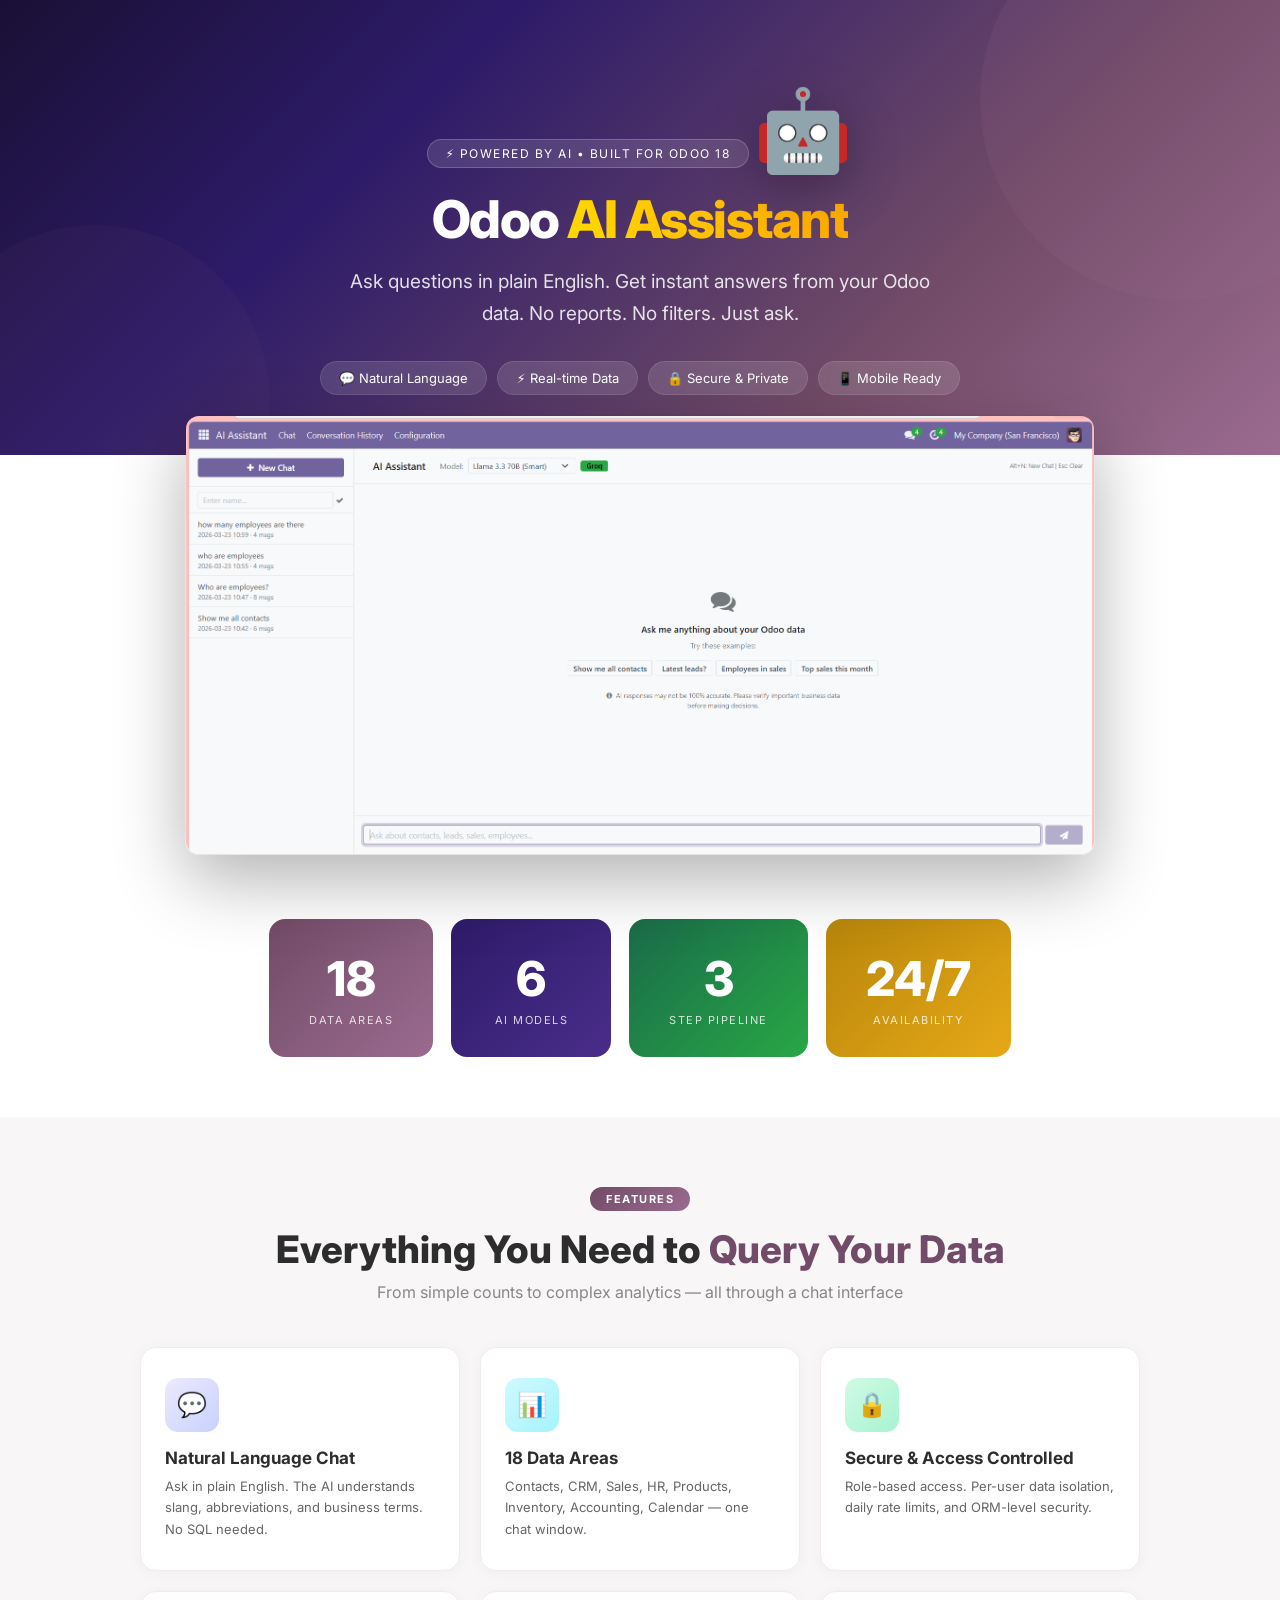
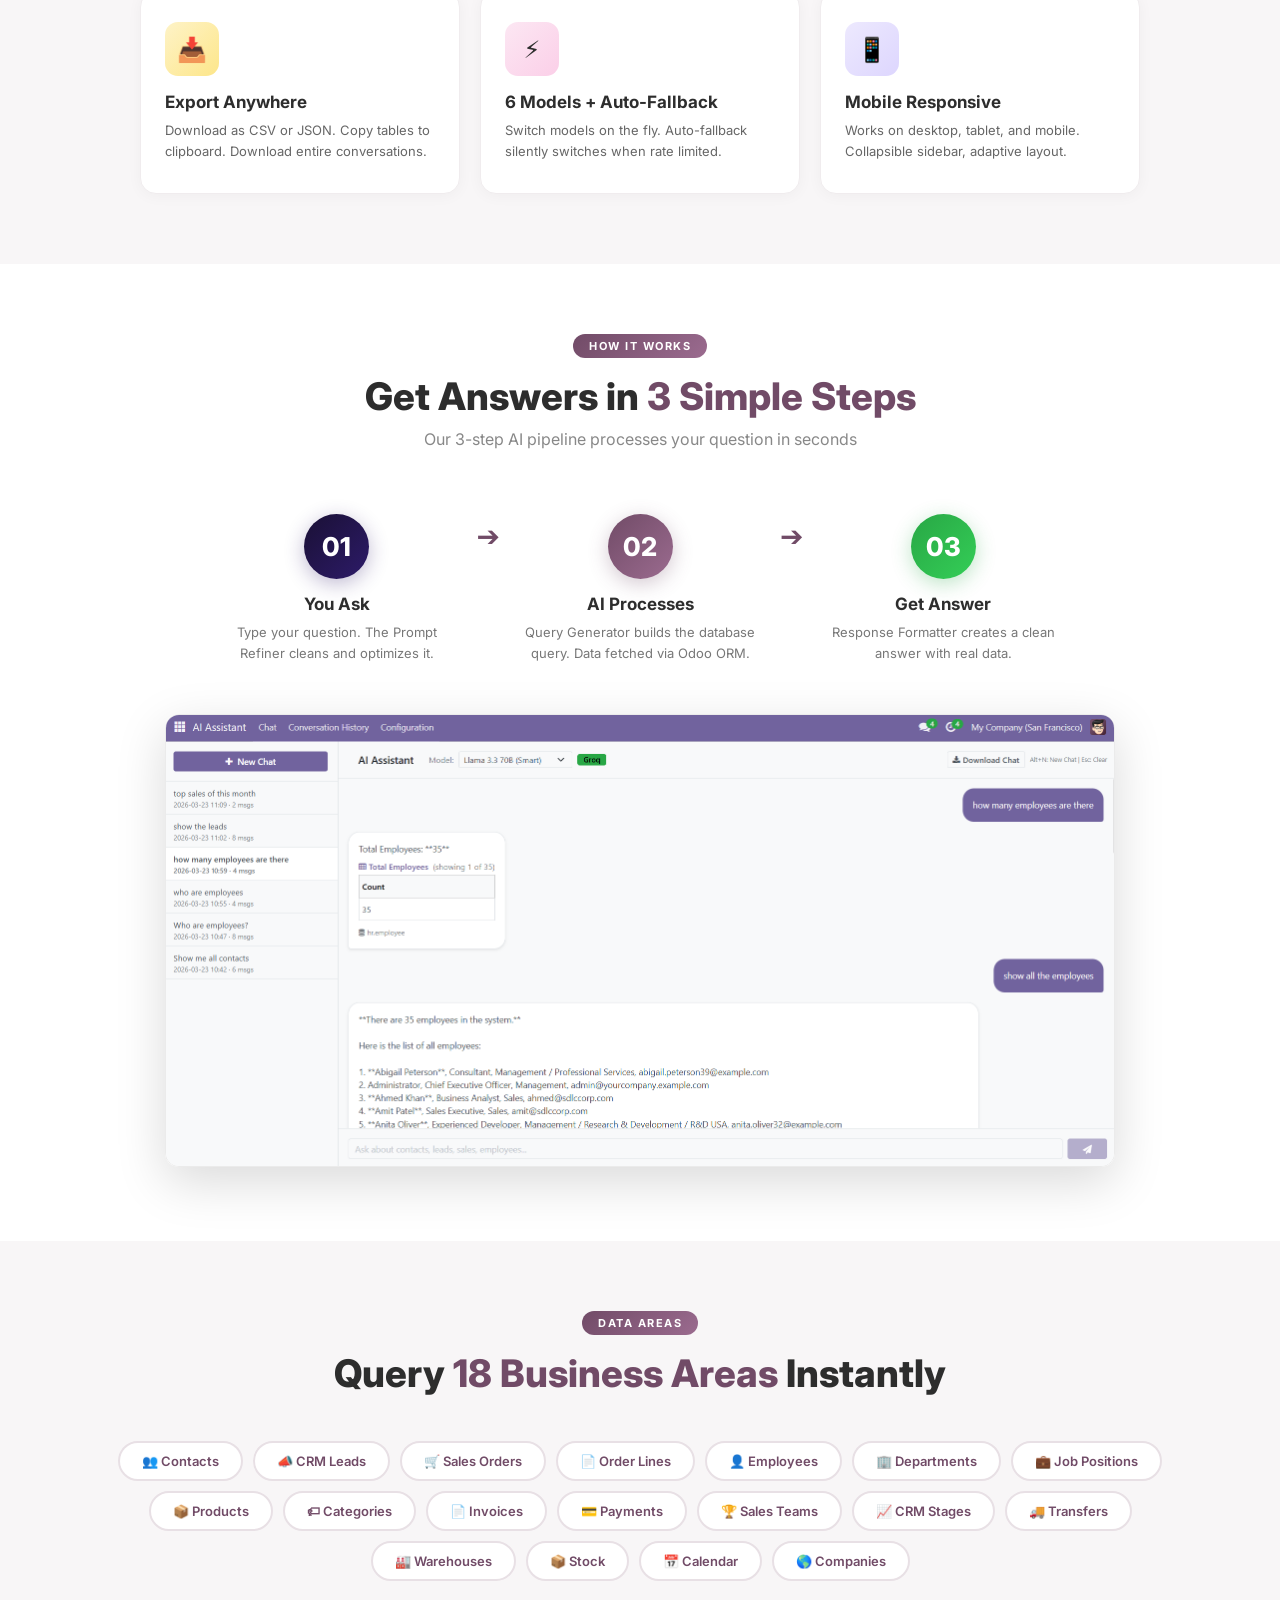
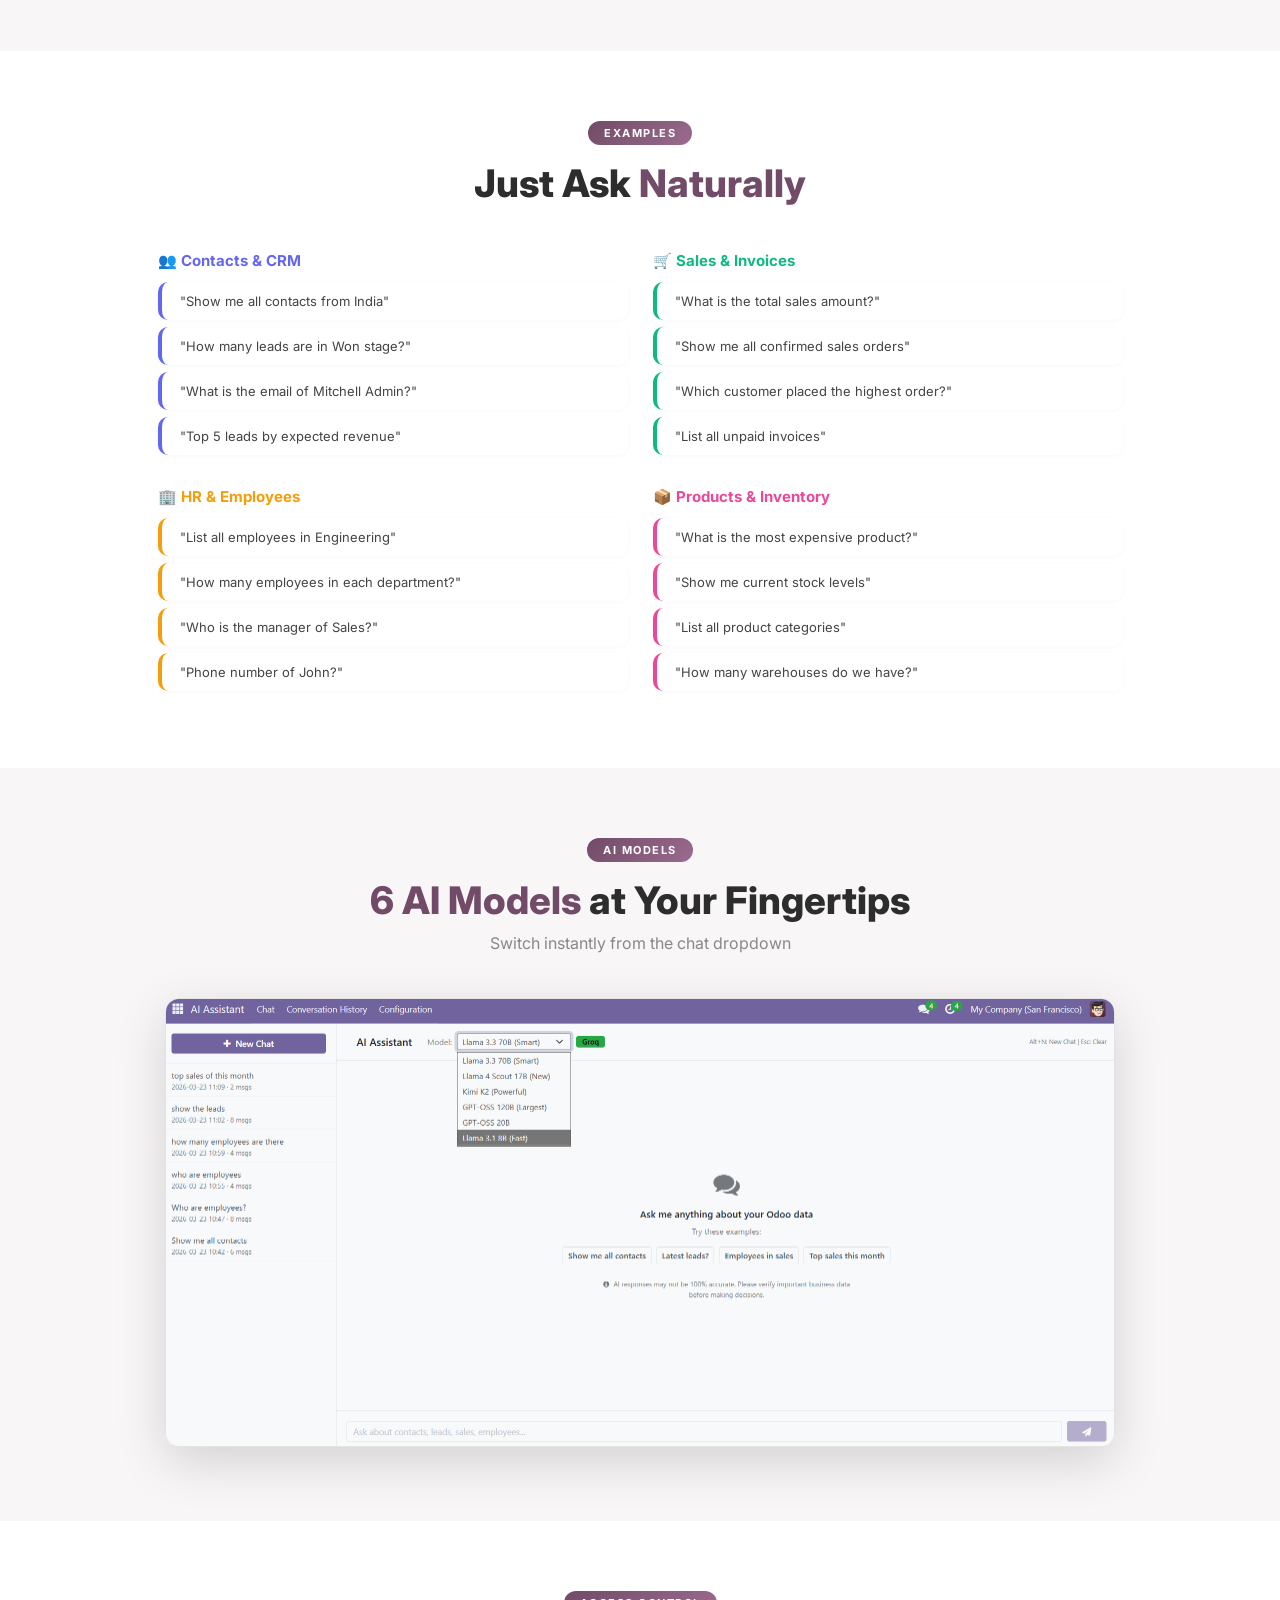
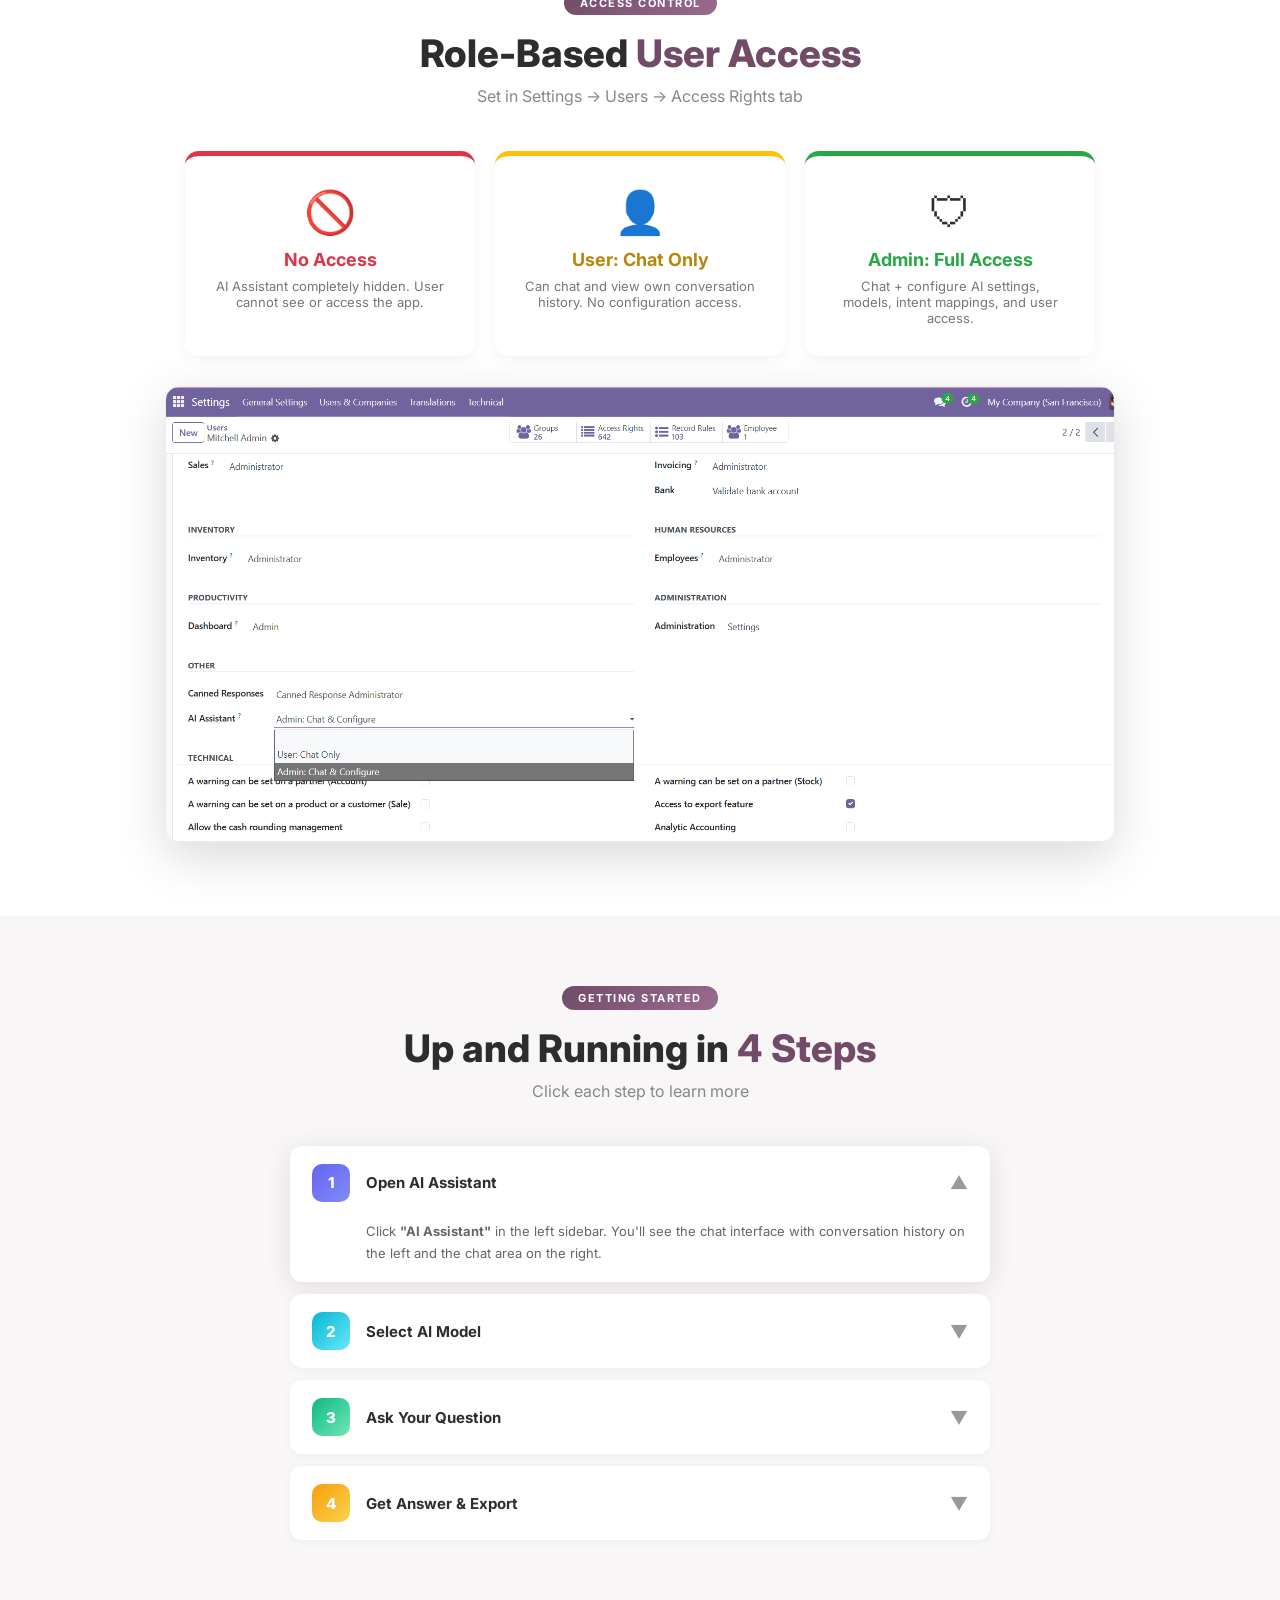
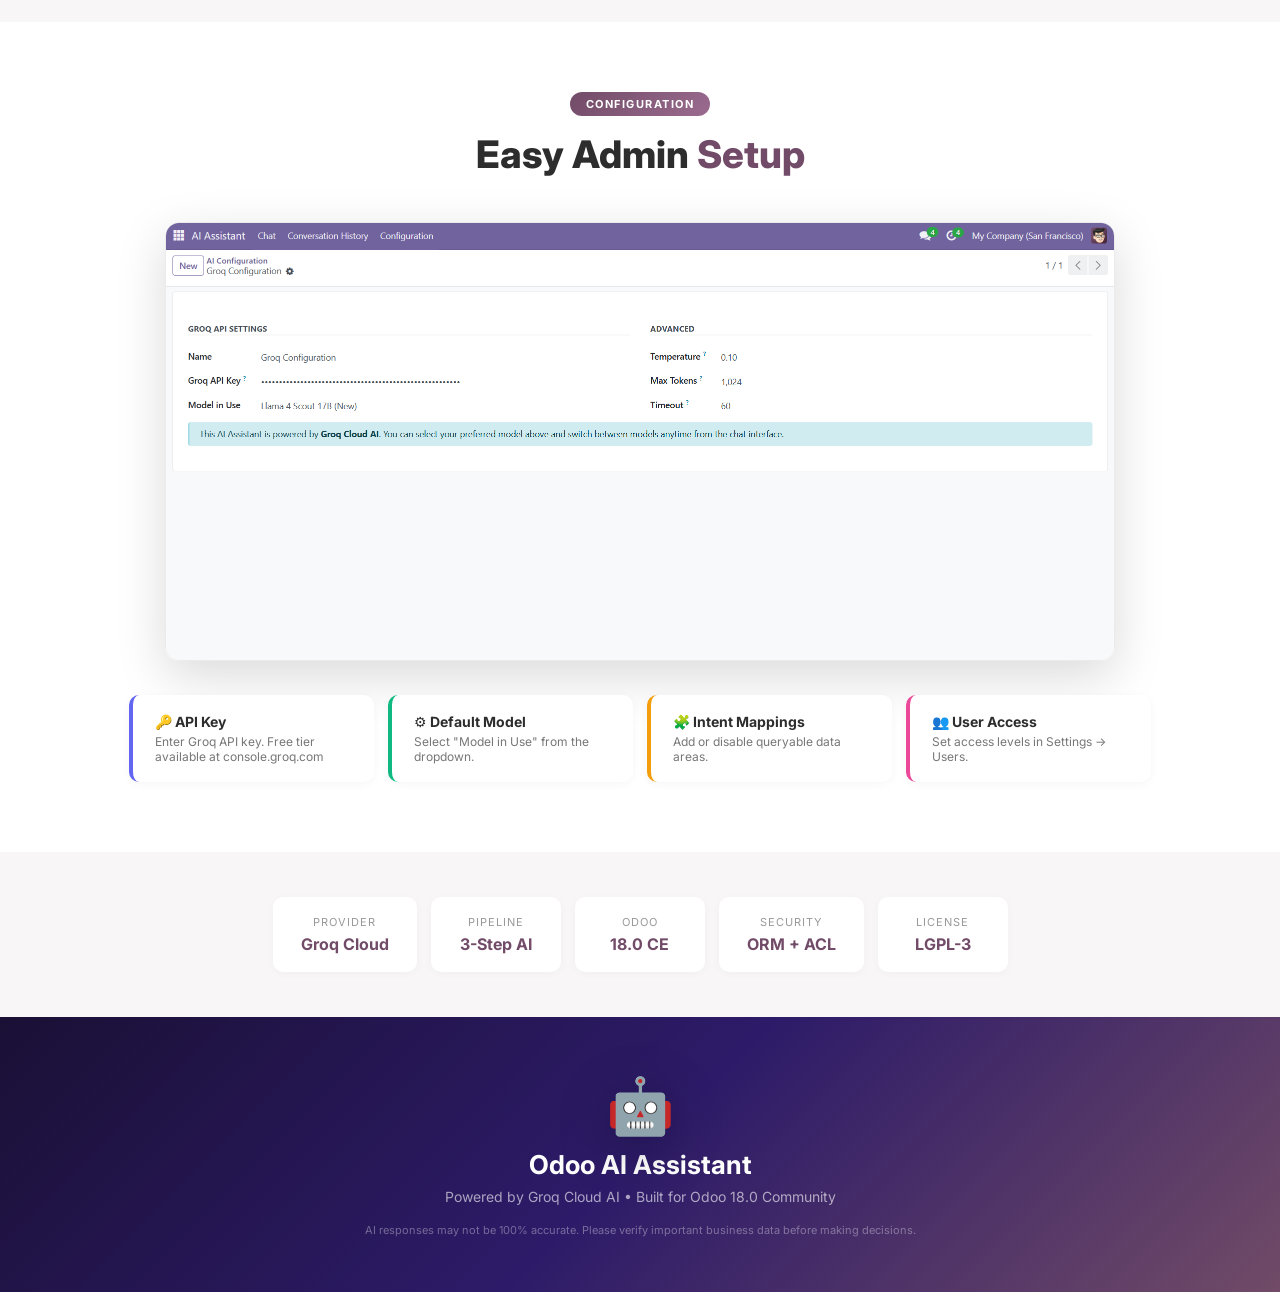
<file: static/description/presentation.html>
<!DOCTYPE html>
<html lang="en">
<head>
    <meta charset="UTF-8">
    <meta name="viewport" content="width=device-width, initial-scale=1.0">
    <title>Odoo AI Assistant &mdash; Product Overview</title>
    <link href="https://fonts.googleapis.com/css2?family=Inter:wght@300;400;500;600;700;800;900&display=swap" rel="stylesheet">
    <style>
        * { box-sizing: border-box; margin: 0; padding: 0; }
        body { font-family: 'Inter', system-ui, sans-serif; color: #2d2d2d; overflow-x: hidden; }
        .container { max-width: 1100px; margin: 0 auto; padding: 0 20px; }

        /* Scroll reveal */
        .reveal { opacity: 0; transform: translateY(50px); transition: all 0.8s cubic-bezier(0.16, 1, 0.3, 1); }
        .reveal.active { opacity: 1; transform: translateY(0); }
        .reveal-left { opacity: 0; transform: translateX(-60px); transition: all 0.8s cubic-bezier(0.16, 1, 0.3, 1); }
        .reveal-left.active { opacity: 1; transform: translateX(0); }
        .reveal-right { opacity: 0; transform: translateX(60px); transition: all 0.8s cubic-bezier(0.16, 1, 0.3, 1); }
        .reveal-right.active { opacity: 1; transform: translateX(0); }

        /* Hero */
        .hero { background: linear-gradient(135deg, #1a1035 0%, #2d1b69 30%, #714B67 70%, #9B6B8F 100%); color: white; padding: 80px 0 60px; position: relative; overflow: hidden; }
        .hero::before { content: ''; position: absolute; top: -100px; right: -100px; width: 400px; height: 400px; border-radius: 50%; background: rgba(155,107,143,0.12); }
        .hero::after { content: ''; position: absolute; bottom: -120px; left: -80px; width: 350px; height: 350px; border-radius: 50%; background: rgba(113,75,103,0.08); }
        .hero-inner { position: relative; z-index: 2; text-align: center; }
        .hero-badge { display: inline-block; background: rgba(255,255,255,0.12); border: 1px solid rgba(255,255,255,0.2); border-radius: 50px; padding: 6px 18px; font-size: 12px; letter-spacing: 1.5px; margin-bottom: 20px; }
        .hero h1 { font-size: 52px; font-weight: 800; letter-spacing: -1.5px; margin-bottom: 15px; }
        .hero h1 span { background: linear-gradient(90deg, #ffd700, #ffaa00); -webkit-background-clip: text; -webkit-text-fill-color: transparent; }
        .hero p { font-size: 19px; opacity: 0.85; max-width: 600px; margin: 0 auto 30px; line-height: 1.7; }
        .hero-tags { display: flex; gap: 10px; justify-content: center; flex-wrap: wrap; }
        .hero-tag { background: rgba(255,255,255,0.13); backdrop-filter: blur(5px); padding: 8px 18px; border-radius: 50px; font-size: 13px; border: 1px solid rgba(255,255,255,0.1); }

        /* Robot */
        @keyframes float { 0%,100% { transform: translateY(0); } 50% { transform: translateY(-15px); } }
        @keyframes wave { 0%,70%,100% { transform: rotate(0); } 15% { transform: rotate(14deg); } 30% { transform: rotate(-8deg); } 40% { transform: rotate(14deg); } 50% { transform: rotate(-4deg); } 60% { transform: rotate(10deg); } }
        .robot { font-size: 80px; display: inline-block; animation: float 3s ease-in-out infinite; filter: drop-shadow(0 10px 25px rgba(0,0,0,0.3)); }
        .robot-wave { display: inline-block; animation: wave 2.5s ease-in-out infinite; transform-origin: 70% 70%; }

        /* Screenshot */
        .screenshot-wrap { margin: -40px auto 0; max-width: 950px; padding: 0 20px; position: relative; z-index: 3; }
        .screenshot-wrap img { width: 100%; border-radius: 14px; box-shadow: 0 25px 70px rgba(0,0,0,0.3); border: 1px solid rgba(0,0,0,0.1); transition: transform 0.5s ease; }
        .screenshot-wrap img:hover { transform: scale(1.02); }

        /* Stats */
        .stats { padding: 60px 0; }
        .stats-grid { display: flex; flex-wrap: wrap; gap: 18px; justify-content: center; }
        .stat-card { border-radius: 16px; padding: 30px 40px; text-align: center; min-width: 160px; color: white; transition: transform 0.3s ease; }
        .stat-card:hover { transform: translateY(-8px) scale(1.05); }
        .stat-number { font-size: 48px; font-weight: 800; }
        .stat-label { font-size: 11px; text-transform: uppercase; letter-spacing: 1.5px; margin-top: 5px; opacity: 0.8; }

        /* Section */
        .section { padding: 70px 0; }
        .section-dark { background: #f8f6f7; }
        .section-badge { display: inline-block; background: linear-gradient(135deg, #714B67, #9B6B8F); color: white; padding: 5px 16px; border-radius: 50px; font-size: 11px; font-weight: 700; letter-spacing: 1.5px; margin-bottom: 15px; }
        .section-title { font-size: 38px; font-weight: 800; margin-bottom: 10px; }
        .section-title span { color: #714B67; }
        .section-sub { color: #888; font-size: 16px; max-width: 550px; margin: 0 auto; }
        .section-header { text-align: center; margin-bottom: 45px; }

        /* Feature cards */
        .features-grid { display: flex; flex-wrap: wrap; gap: 20px; justify-content: center; }
        .feature-card { background: white; border-radius: 16px; padding: 30px 24px; width: 320px; border: 1px solid #f0ecee; position: relative; overflow: hidden; transition: all 0.4s cubic-bezier(0.175, 0.885, 0.32, 1.275); box-shadow: 0 2px 15px rgba(0,0,0,0.04); }
        .feature-card:hover { transform: translateY(-10px); box-shadow: 0 15px 40px rgba(113,75,103,0.15); }
        .feature-card .top-bar { position: absolute; top: 0; left: 0; right: 0; height: 4px; transform: scaleX(0); transition: transform 0.4s ease; transform-origin: left; }
        .feature-card:hover .top-bar { transform: scaleX(1); }
        .feature-icon { width: 54px; height: 54px; border-radius: 13px; display: flex; align-items: center; justify-content: center; font-size: 24px; margin-bottom: 16px; transition: transform 0.3s ease; }
        .feature-card:hover .feature-icon { transform: scale(1.15) rotate(5deg); }
        .feature-card h3 { font-size: 17px; font-weight: 700; margin-bottom: 8px; }
        .feature-card p { font-size: 13px; color: #666; line-height: 1.65; }

        /* Data pills */
        .data-grid { display: flex; flex-wrap: wrap; gap: 10px; justify-content: center; }
        .data-pill { background: white; border: 2px solid #e8e0e5; border-radius: 50px; padding: 10px 22px; font-size: 13px; font-weight: 600; color: #714B67; cursor: default; transition: all 0.3s ease; }
        .data-pill:hover { background: #714B67; color: white; border-color: #714B67; transform: translateY(-4px) scale(1.05); box-shadow: 0 8px 20px rgba(113,75,103,0.3); }

        /* Steps */
        .steps-grid { display: flex; flex-wrap: wrap; justify-content: center; align-items: flex-start; gap: 5px; }
        .step-card { text-align: center; flex: 1; min-width: 200px; max-width: 270px; padding: 20px; }
        .step-num { width: 65px; height: 65px; border-radius: 50%; color: white; font-size: 26px; font-weight: 800; display: flex; align-items: center; justify-content: center; margin: 0 auto 15px; transition: transform 0.3s ease; }
        .step-card:hover .step-num { transform: scale(1.2) rotate(5deg); }
        .step-card h3 { font-size: 17px; font-weight: 700; margin-bottom: 8px; }
        .step-card p { font-size: 13px; color: #777; line-height: 1.6; }
        .step-arrow { font-size: 28px; color: #714B67; padding-top: 25px; flex-shrink: 0; }

        /* Access cards */
        .access-grid { display: flex; flex-wrap: wrap; gap: 20px; justify-content: center; }
        .access-card { background: white; border-radius: 14px; padding: 30px; width: 290px; text-align: center; box-shadow: 0 3px 15px rgba(0,0,0,0.05); transition: transform 0.3s ease; }
        .access-card:hover { transform: translateY(-8px); }
        .access-icon { font-size: 42px; margin-bottom: 12px; }
        .access-card h4 { font-size: 18px; font-weight: 700; margin-bottom: 8px; }
        .access-card p { font-size: 13px; color: #777; }

        /* How to use - accordion */
        .howto { max-width: 700px; margin: 0 auto; }
        .howto-step { background: white; border-radius: 12px; margin-bottom: 12px; box-shadow: 0 2px 10px rgba(0,0,0,0.04); overflow: hidden; transition: all 0.3s ease; }
        .howto-step.active { box-shadow: 0 5px 25px rgba(113,75,103,0.15); }
        .howto-header { display: flex; align-items: center; padding: 18px 22px; cursor: pointer; transition: background 0.3s ease; }
        .howto-header:hover { background: #faf8f9; }
        .howto-num { width: 38px; height: 38px; border-radius: 10px; color: white; font-size: 15px; font-weight: 800; display: flex; align-items: center; justify-content: center; flex-shrink: 0; margin-right: 16px; }
        .howto-header h4 { font-size: 15px; font-weight: 700; flex-grow: 1; }
        .howto-arrow { font-size: 18px; color: #999; transition: transform 0.3s ease; }
        .howto-step.active .howto-arrow { transform: rotate(180deg); }
        .howto-body { max-height: 0; overflow: hidden; transition: max-height 0.4s ease; }
        .howto-step.active .howto-body { max-height: 200px; }
        .howto-body p { padding: 0 22px 18px 76px; font-size: 13px; color: #666; line-height: 1.7; }

        /* Example queries */
        .examples-grid { display: flex; flex-wrap: wrap; gap: 25px; justify-content: center; }
        .example-group { width: 470px; }
        .example-group h4 { font-weight: 700; margin-bottom: 12px; font-size: 15px; }
        .example-item { background: white; border-radius: 10px; padding: 11px 18px; margin-bottom: 7px; font-size: 13px; color: #444; box-shadow: 0 1px 5px rgba(0,0,0,0.03); transition: all 0.3s ease; cursor: default; }
        .example-item:hover { transform: translateX(8px); box-shadow: 0 3px 12px rgba(0,0,0,0.08); }

        /* Config cards */
        .config-grid { display: flex; flex-wrap: wrap; gap: 14px; justify-content: center; }
        .config-card { background: white; border-radius: 10px; padding: 18px 22px; width: 245px; box-shadow: 0 2px 10px rgba(0,0,0,0.04); transition: transform 0.3s ease; }
        .config-card:hover { transform: translateY(-5px); }
        .config-card h4 { font-size: 14px; font-weight: 700; margin-bottom: 4px; }
        .config-card p { font-size: 12px; color: #777; }

        /* Tech specs */
        .specs-grid { display: flex; flex-wrap: wrap; gap: 14px; justify-content: center; }
        .spec-card { background: white; border-radius: 10px; padding: 18px 28px; text-align: center; box-shadow: 0 2px 8px rgba(0,0,0,0.03); min-width: 130px; transition: transform 0.3s ease; }
        .spec-card:hover { transform: translateY(-4px); }
        .spec-label { font-size: 11px; color: #999; text-transform: uppercase; letter-spacing: 1px; margin-bottom: 5px; }
        .spec-value { font-size: 16px; font-weight: 700; color: #714B67; }

        /* Footer */
        .footer { background: linear-gradient(135deg, #1a1035, #2d1b69, #714B67); color: white; text-align: center; padding: 55px 20px; }
        .footer h3 { font-size: 26px; font-weight: 700; margin-bottom: 8px; }
        .footer p { opacity: 0.6; font-size: 14px; }
        .footer .disclaimer { opacity: 0.35; font-size: 11px; margin-top: 18px; }

        /* Screenshot sections */
        .ss-wrap { text-align: center; max-width: 950px; margin: 30px auto 0; }
        .ss-wrap img { width: 100%; border-radius: 14px; box-shadow: 0 15px 50px rgba(0,0,0,0.15); border: 1px solid rgba(0,0,0,0.08); transition: transform 0.5s ease; }
        .ss-wrap img:hover { transform: scale(1.02); }

        @media (max-width: 768px) {
            .hero h1 { font-size: 32px; }
            .stat-number { font-size: 36px; }
            .section-title { font-size: 28px; }
            .step-arrow { display: none; }
        }
    </style>
</head>
<body>

<!-- HERO -->
<section class="hero">
    <div class="container hero-inner">
        <div class="hero-badge">&#9889; POWERED BY AI &bull; BUILT FOR ODOO 18</div>
        <div class="robot"><span class="robot-wave">&#129302;</span></div>
        <h1>Odoo <span>AI Assistant</span></h1>
        <p>Ask questions in plain English. Get instant answers from your Odoo data. No reports. No filters. Just ask.</p>
        <div class="hero-tags">
            <span class="hero-tag">&#128172; Natural Language</span>
            <span class="hero-tag">&#9889; Real-time Data</span>
            <span class="hero-tag">&#128274; Secure &amp; Private</span>
            <span class="hero-tag">&#128241; Mobile Ready</span>
        </div>
    </div>
</section>

<!-- SCREENSHOT -->
<div class="screenshot-wrap reveal">
    <img src="screenshot_chat.png" alt="Odoo AI Assistant"/>
</div>

<!-- STATS WITH COUNTER -->
<section class="stats">
    <div class="container">
        <div class="stats-grid">
            <div class="stat-card reveal" style="background: linear-gradient(135deg, #714B67, #9B6B8F); transition-delay: 0.1s;">
                <div class="stat-number" data-target="18">0</div>
                <div class="stat-label">Data Areas</div>
            </div>
            <div class="stat-card reveal" style="background: linear-gradient(135deg, #2d1b69, #4a2d8a); transition-delay: 0.2s;">
                <div class="stat-number" data-target="6">0</div>
                <div class="stat-label">AI Models</div>
            </div>
            <div class="stat-card reveal" style="background: linear-gradient(135deg, #1a6b4a, #28a745); transition-delay: 0.3s;">
                <div class="stat-number" data-target="3">0</div>
                <div class="stat-label">Step Pipeline</div>
            </div>
            <div class="stat-card reveal" style="background: linear-gradient(135deg, #b8860b, #e6a817); transition-delay: 0.4s;">
                <div class="stat-number">24/7</div>
                <div class="stat-label">Availability</div>
            </div>
        </div>
    </div>
</section>

<!-- KEY FEATURES -->
<section class="section section-dark">
    <div class="container">
        <div class="section-header reveal">
            <span class="section-badge">FEATURES</span>
            <h2 class="section-title">Everything You Need to <span>Query Your Data</span></h2>
            <p class="section-sub">From simple counts to complex analytics &mdash; all through a chat interface</p>
        </div>
        <div class="features-grid">
            <div class="feature-card reveal-left" style="transition-delay: 0.1s;">
                <div class="top-bar" style="background: linear-gradient(90deg, #6366f1, #818cf8);"></div>
                <div class="feature-icon" style="background: linear-gradient(135deg, #ede9fe, #c7d2fe);">&#128172;</div>
                <h3>Natural Language Chat</h3>
                <p>Ask in plain English. The AI understands slang, abbreviations, and business terms. No SQL needed.</p>
            </div>
            <div class="feature-card reveal-left" style="transition-delay: 0.2s;">
                <div class="top-bar" style="background: linear-gradient(90deg, #06b6d4, #67e8f9);"></div>
                <div class="feature-icon" style="background: linear-gradient(135deg, #cffafe, #a5f3fc);">&#128202;</div>
                <h3>18 Data Areas</h3>
                <p>Contacts, CRM, Sales, HR, Products, Inventory, Accounting, Calendar &mdash; one chat window.</p>
            </div>
            <div class="feature-card reveal-left" style="transition-delay: 0.3s;">
                <div class="top-bar" style="background: linear-gradient(90deg, #10b981, #6ee7b7);"></div>
                <div class="feature-icon" style="background: linear-gradient(135deg, #d1fae5, #a7f3d0);">&#128274;</div>
                <h3>Secure &amp; Access Controlled</h3>
                <p>Role-based access. Per-user data isolation, daily rate limits, and ORM-level security.</p>
            </div>
            <div class="feature-card reveal-left" style="transition-delay: 0.4s;">
                <div class="top-bar" style="background: linear-gradient(90deg, #f59e0b, #fcd34d);"></div>
                <div class="feature-icon" style="background: linear-gradient(135deg, #fef3c7, #fde68a);">&#128229;</div>
                <h3>Export Anywhere</h3>
                <p>Download as CSV or JSON. Copy tables to clipboard. Download entire conversations.</p>
            </div>
            <div class="feature-card reveal-left" style="transition-delay: 0.5s;">
                <div class="top-bar" style="background: linear-gradient(90deg, #ec4899, #f9a8d4);"></div>
                <div class="feature-icon" style="background: linear-gradient(135deg, #fce7f3, #fbcfe8);">&#9889;</div>
                <h3>6 Models + Auto-Fallback</h3>
                <p>Switch models on the fly. Auto-fallback silently switches when rate limited.</p>
            </div>
            <div class="feature-card reveal-left" style="transition-delay: 0.6s;">
                <div class="top-bar" style="background: linear-gradient(90deg, #8b5cf6, #c4b5fd);"></div>
                <div class="feature-icon" style="background: linear-gradient(135deg, #ede9fe, #ddd6fe);">&#128241;</div>
                <h3>Mobile Responsive</h3>
                <p>Works on desktop, tablet, and mobile. Collapsible sidebar, adaptive layout.</p>
            </div>
        </div>
    </div>
</section>

<!-- HOW IT WORKS -->
<section class="section">
    <div class="container">
        <div class="section-header reveal">
            <span class="section-badge">HOW IT WORKS</span>
            <h2 class="section-title">Get Answers in <span>3 Simple Steps</span></h2>
            <p class="section-sub">Our 3-step AI pipeline processes your question in seconds</p>
        </div>
        <div class="steps-grid">
            <div class="step-card reveal" style="transition-delay: 0.1s;">
                <div class="step-num" style="background: linear-gradient(135deg, #1a1035, #2d1b69); box-shadow: 0 5px 20px rgba(45,27,105,0.3);">01</div>
                <h3>You Ask</h3>
                <p>Type your question. The Prompt Refiner cleans and optimizes it.</p>
            </div>
            <div class="step-arrow">&#10132;</div>
            <div class="step-card reveal" style="transition-delay: 0.3s;">
                <div class="step-num" style="background: linear-gradient(135deg, #714B67, #9B6B8F); box-shadow: 0 5px 20px rgba(113,75,103,0.3);">02</div>
                <h3>AI Processes</h3>
                <p>Query Generator builds the database query. Data fetched via Odoo ORM.</p>
            </div>
            <div class="step-arrow">&#10132;</div>
            <div class="step-card reveal" style="transition-delay: 0.5s;">
                <div class="step-num" style="background: linear-gradient(135deg, #28a745, #34ce57); box-shadow: 0 5px 20px rgba(40,167,69,0.3);">03</div>
                <h3>Get Answer</h3>
                <p>Response Formatter creates a clean answer with real data.</p>
            </div>
        </div>
        <div class="ss-wrap reveal">
            <img src="screenshot_qa.png" alt="Question and Answer"/>
        </div>
    </div>
</section>

<!-- DATA AREAS -->
<section class="section section-dark">
    <div class="container">
        <div class="section-header reveal">
            <span class="section-badge">DATA AREAS</span>
            <h2 class="section-title">Query <span>18 Business Areas</span> Instantly</h2>
        </div>
        <div class="data-grid reveal">
            <span class="data-pill">&#128101; Contacts</span>
            <span class="data-pill">&#128227; CRM Leads</span>
            <span class="data-pill">&#128722; Sales Orders</span>
            <span class="data-pill">&#128196; Order Lines</span>
            <span class="data-pill">&#128100; Employees</span>
            <span class="data-pill">&#127970; Departments</span>
            <span class="data-pill">&#128188; Job Positions</span>
            <span class="data-pill">&#128230; Products</span>
            <span class="data-pill">&#127991; Categories</span>
            <span class="data-pill">&#128196; Invoices</span>
            <span class="data-pill">&#128179; Payments</span>
            <span class="data-pill">&#127942; Sales Teams</span>
            <span class="data-pill">&#128200; CRM Stages</span>
            <span class="data-pill">&#128666; Transfers</span>
            <span class="data-pill">&#127981; Warehouses</span>
            <span class="data-pill">&#128230; Stock</span>
            <span class="data-pill">&#128197; Calendar</span>
            <span class="data-pill">&#127758; Companies</span>
        </div>
    </div>
</section>

<!-- EXAMPLES -->
<section class="section">
    <div class="container">
        <div class="section-header reveal">
            <span class="section-badge">EXAMPLES</span>
            <h2 class="section-title">Just Ask <span>Naturally</span></h2>
        </div>
        <div class="examples-grid">
            <div class="example-group reveal-left" style="transition-delay: 0.1s;">
                <h4 style="color: #6366f1;">&#128101; Contacts &amp; CRM</h4>
                <div class="example-item" style="border-left: 4px solid #6366f1;">"Show me all contacts from India"</div>
                <div class="example-item" style="border-left: 4px solid #6366f1;">"How many leads are in Won stage?"</div>
                <div class="example-item" style="border-left: 4px solid #6366f1;">"What is the email of Mitchell Admin?"</div>
                <div class="example-item" style="border-left: 4px solid #6366f1;">"Top 5 leads by expected revenue"</div>
            </div>
            <div class="example-group reveal-right" style="transition-delay: 0.2s;">
                <h4 style="color: #10b981;">&#128722; Sales &amp; Invoices</h4>
                <div class="example-item" style="border-left: 4px solid #10b981;">"What is the total sales amount?"</div>
                <div class="example-item" style="border-left: 4px solid #10b981;">"Show me all confirmed sales orders"</div>
                <div class="example-item" style="border-left: 4px solid #10b981;">"Which customer placed the highest order?"</div>
                <div class="example-item" style="border-left: 4px solid #10b981;">"List all unpaid invoices"</div>
            </div>
            <div class="example-group reveal-left" style="transition-delay: 0.3s;">
                <h4 style="color: #f59e0b;">&#127970; HR &amp; Employees</h4>
                <div class="example-item" style="border-left: 4px solid #f59e0b;">"List all employees in Engineering"</div>
                <div class="example-item" style="border-left: 4px solid #f59e0b;">"How many employees in each department?"</div>
                <div class="example-item" style="border-left: 4px solid #f59e0b;">"Who is the manager of Sales?"</div>
                <div class="example-item" style="border-left: 4px solid #f59e0b;">"Phone number of John?"</div>
            </div>
            <div class="example-group reveal-right" style="transition-delay: 0.4s;">
                <h4 style="color: #ec4899;">&#128230; Products &amp; Inventory</h4>
                <div class="example-item" style="border-left: 4px solid #ec4899;">"What is the most expensive product?"</div>
                <div class="example-item" style="border-left: 4px solid #ec4899;">"Show me current stock levels"</div>
                <div class="example-item" style="border-left: 4px solid #ec4899;">"List all product categories"</div>
                <div class="example-item" style="border-left: 4px solid #ec4899;">"How many warehouses do we have?"</div>
            </div>
        </div>
    </div>
</section>

<!-- MODEL SELECTOR -->
<section class="section section-dark">
    <div class="container">
        <div class="section-header reveal">
            <span class="section-badge">AI MODELS</span>
            <h2 class="section-title"><span>6 AI Models</span> at Your Fingertips</h2>
            <p class="section-sub">Switch instantly from the chat dropdown</p>
        </div>
        <div class="ss-wrap reveal">
            <img src="screenshot_model_select.png" alt="Model Selector"/>
        </div>
    </div>
</section>

<!-- ACCESS CONTROL -->
<section class="section">
    <div class="container">
        <div class="section-header reveal">
            <span class="section-badge">ACCESS CONTROL</span>
            <h2 class="section-title">Role-Based <span>User Access</span></h2>
            <p class="section-sub">Set in Settings &#8594; Users &#8594; Access Rights tab</p>
        </div>
        <div class="access-grid">
            <div class="access-card reveal" style="border-top: 5px solid #dc3545; transition-delay: 0.1s;">
                <div class="access-icon">&#128683;</div>
                <h4 style="color: #dc3545;">No Access</h4>
                <p>AI Assistant completely hidden. User cannot see or access the app.</p>
            </div>
            <div class="access-card reveal" style="border-top: 5px solid #ffc107; transition-delay: 0.2s;">
                <div class="access-icon">&#128100;</div>
                <h4 style="color: #b8860b;">User: Chat Only</h4>
                <p>Can chat and view own conversation history. No configuration access.</p>
            </div>
            <div class="access-card reveal" style="border-top: 5px solid #28a745; transition-delay: 0.3s;">
                <div class="access-icon">&#128737;</div>
                <h4 style="color: #28a745;">Admin: Full Access</h4>
                <p>Chat + configure AI settings, models, intent mappings, and user access.</p>
            </div>
        </div>
        <div class="ss-wrap reveal">
            <img src="screenshot_access.png" alt="Access Control Settings"/>
        </div>
    </div>
</section>

<!-- GETTING STARTED - ACCORDION -->
<section class="section section-dark">
    <div class="container">
        <div class="section-header reveal">
            <span class="section-badge">GETTING STARTED</span>
            <h2 class="section-title">Up and Running in <span>4 Steps</span></h2>
            <p class="section-sub">Click each step to learn more</p>
        </div>
        <div class="howto reveal">
            <div class="howto-step active" onclick="toggleStep(this)">
                <div class="howto-header">
                    <div class="howto-num" style="background: linear-gradient(135deg, #6366f1, #818cf8);">1</div>
                    <h4>Open AI Assistant</h4>
                    <span class="howto-arrow">&#9660;</span>
                </div>
                <div class="howto-body">
                    <p>Click <strong>"AI Assistant"</strong> in the left sidebar. You'll see the chat interface with conversation history on the left and the chat area on the right.</p>
                </div>
            </div>
            <div class="howto-step" onclick="toggleStep(this)">
                <div class="howto-header">
                    <div class="howto-num" style="background: linear-gradient(135deg, #06b6d4, #67e8f9);">2</div>
                    <h4>Select AI Model</h4>
                    <span class="howto-arrow">&#9660;</span>
                </div>
                <div class="howto-body">
                    <p>Choose from the dropdown at the top. <strong>Llama 3.3 70B (Smart)</strong> is recommended for best accuracy. You can switch anytime.</p>
                </div>
            </div>
            <div class="howto-step" onclick="toggleStep(this)">
                <div class="howto-header">
                    <div class="howto-num" style="background: linear-gradient(135deg, #10b981, #6ee7b7);">3</div>
                    <h4>Ask Your Question</h4>
                    <span class="howto-arrow">&#9660;</span>
                </div>
                <div class="howto-body">
                    <p>Type in plain English and press <strong>Enter</strong>. Try: "How many contacts?", "Top 5 sales", "Email of John?", "Show all employees"</p>
                </div>
            </div>
            <div class="howto-step" onclick="toggleStep(this)">
                <div class="howto-header">
                    <div class="howto-num" style="background: linear-gradient(135deg, #f59e0b, #fcd34d);">4</div>
                    <h4>Get Answer &amp; Export</h4>
                    <span class="howto-arrow">&#9660;</span>
                </div>
                <div class="howto-body">
                    <p>The AI responds with a clear answer. For lists, export as <strong>CSV</strong> or <strong>JSON</strong>. Download entire conversations. Rename or delete chats.</p>
                </div>
            </div>
        </div>
    </div>
</section>

<!-- CONFIGURATION -->
<section class="section">
    <div class="container">
        <div class="section-header reveal">
            <span class="section-badge">CONFIGURATION</span>
            <h2 class="section-title">Easy Admin <span>Setup</span></h2>
        </div>
        <div class="ss-wrap reveal">
            <img src="screenshot_config.png" alt="Configuration"/>
        </div>
        <div class="config-grid reveal" style="margin-top: 30px;">
            <div class="config-card" style="border-left: 4px solid #6366f1;">
                <h4>&#128273; API Key</h4>
                <p>Enter Groq API key. Free tier available at console.groq.com</p>
            </div>
            <div class="config-card" style="border-left: 4px solid #10b981;">
                <h4>&#9881; Default Model</h4>
                <p>Select "Model in Use" from the dropdown.</p>
            </div>
            <div class="config-card" style="border-left: 4px solid #f59e0b;">
                <h4>&#129513; Intent Mappings</h4>
                <p>Add or disable queryable data areas.</p>
            </div>
            <div class="config-card" style="border-left: 4px solid #ec4899;">
                <h4>&#128101; User Access</h4>
                <p>Set access levels in Settings &#8594; Users.</p>
            </div>
        </div>
    </div>
</section>

<!-- TECH SPECS -->
<section class="section section-dark" style="padding: 45px 0;">
    <div class="container">
        <div class="specs-grid reveal">
            <div class="spec-card"><div class="spec-label">Provider</div><div class="spec-value">Groq Cloud</div></div>
            <div class="spec-card"><div class="spec-label">Pipeline</div><div class="spec-value">3-Step AI</div></div>
            <div class="spec-card"><div class="spec-label">Odoo</div><div class="spec-value">18.0 CE</div></div>
            <div class="spec-card"><div class="spec-label">Security</div><div class="spec-value">ORM + ACL</div></div>
            <div class="spec-card"><div class="spec-label">License</div><div class="spec-value">LGPL-3</div></div>
        </div>
    </div>
</section>

<!-- FOOTER -->
<section class="footer">
    <div class="robot" style="font-size: 55px; margin-bottom: 10px;"><span class="robot-wave">&#129302;</span></div>
    <h3>Odoo AI Assistant</h3>
    <p>Powered by Groq Cloud AI &#8226; Built for Odoo 18.0 Community</p>
    <p class="disclaimer">AI responses may not be 100% accurate. Please verify important business data before making decisions.</p>
</section>

<script>
// Scroll reveal
function revealOnScroll() {
    document.querySelectorAll('.reveal, .reveal-left, .reveal-right').forEach(el => {
        const top = el.getBoundingClientRect().top;
        if (top < window.innerHeight - 80) el.classList.add('active');
    });
}
window.addEventListener('scroll', revealOnScroll);
window.addEventListener('load', revealOnScroll);

// Counter animation
function animateCounters() {
    document.querySelectorAll('.stat-number[data-target]').forEach(el => {
        const target = parseInt(el.dataset.target);
        if (target === 0) return;
        const top = el.getBoundingClientRect().top;
        if (top < window.innerHeight && !el.dataset.done) {
            el.dataset.done = '1';
            let current = 0;
            const step = Math.ceil(target / 40);
            const timer = setInterval(() => {
                current += step;
                if (current >= target) { current = target; clearInterval(timer); }
                el.textContent = current;
            }, 30);
        }
    });
}
window.addEventListener('scroll', animateCounters);
window.addEventListener('load', animateCounters);

// Accordion
function toggleStep(el) {
    const wasActive = el.classList.contains('active');
    document.querySelectorAll('.howto-step').forEach(s => s.classList.remove('active'));
    if (!wasActive) el.classList.add('active');
}
</script>

</body>
</html>
</file>
